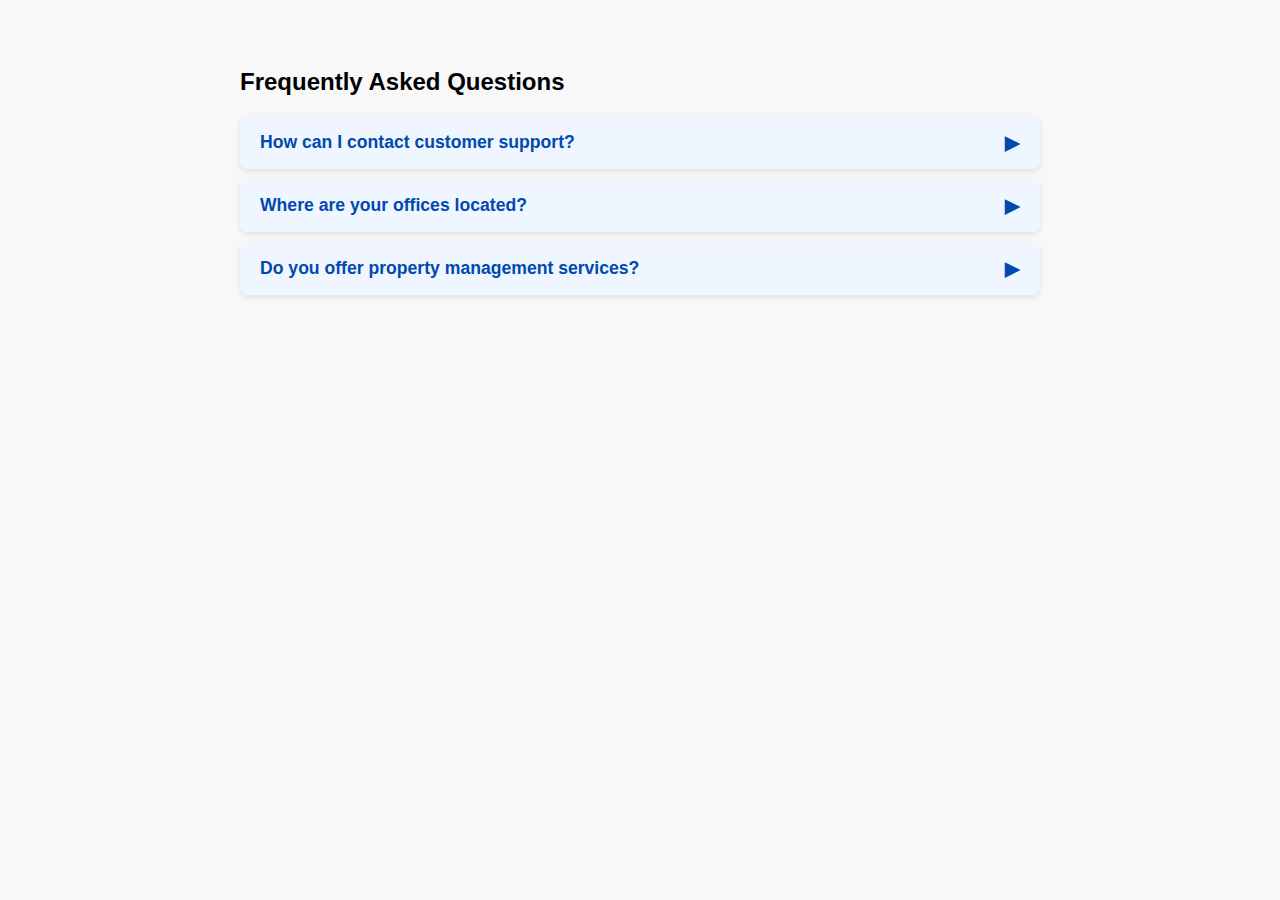
<file: text.html>
<!DOCTYPE html>
<html lang="en">
<head>
  <meta charset="UTF-8">
  <meta name="viewport" content="width=device-width, initial-scale=1.0">
  <title>FAQ Section</title>
  <style>
    body {
      font-family: Arial, sans-serif;
      background: #f8f8f8;
      padding: 40px;
    }

    .faq-container {
      max-width: 800px;
      margin: auto;
    }

    .faq-item {
      background: #fff;
      border-radius: 8px;
      margin-bottom: 10px;
      box-shadow: 0 2px 6px rgba(0,0,0,0.1);
      overflow: hidden;
    }

    .faq-question {
      display: flex;
      justify-content: space-between;
      align-items: center;
      padding: 15px 20px;
      cursor: pointer;
      font-size: 1.1rem;
      font-weight: 600;
      color: #004aad;
      background: #f0f6ff;
      transition: background 0.3s ease;
    }

    .faq-question:hover {
      background: #e0ecff;
    }

    .faq-icon {
      font-size: 1.2rem;
      transition: transform 0.3s ease;
    }

    .faq-answer {
      max-height: 0;
      overflow: hidden;
      padding: 0 20px;
      color: #333;
      font-size: 1rem;
      line-height: 1.6;
      background: #fff;
      transition: max-height 0.4s ease, padding 0.4s ease;
    }

    .faq-item.active .faq-answer {
      max-height: 200px; /* adjust depending on answer size */
      padding: 15px 20px;
    }

    .faq-item.active .faq-icon {
      transform: rotate(90deg); /* rotate arrow to point down */
    }
  </style>
</head>
<body>

  <div class="faq-container">
    <h2>Frequently Asked Questions</h2>

    <div class="faq-item">
      <div class="faq-question">
        <span>How can I contact customer support?</span>
        <span class="faq-icon">▶</span>
      </div>
      <div class="faq-answer">
        You can reach us by email at support@example.com or call us at +254 700 123 456.
      </div>
    </div>

    <div class="faq-item">
      <div class="faq-question">
        <span>Where are your offices located?</span>
        <span class="faq-icon">▶</span>
      </div>
      <div class="faq-answer">
        Our main office is located at 123 Real Estate Avenue, Nairobi, Kenya.
      </div>
    </div>

    <div class="faq-item">
      <div class="faq-question">
        <span>Do you offer property management services?</span>
        <span class="faq-icon">▶</span>
      </div>
      <div class="faq-answer">
        Yes! We offer full property management services including tenant sourcing, rent collection, and maintenance.
      </div>
    </div>

  </div>

  <script>
    const faqItems = document.querySelectorAll(".faq-item");

    faqItems.forEach(item => {
      item.querySelector(".faq-question").addEventListener("click", () => {
        // Close all items first
        faqItems.forEach(el => {
          if (el !== item) {
            el.classList.remove("active");
          }
        });

        // Toggle the clicked one
        item.classList.toggle("active");
      });
    });
  </script>

</body>
</html>
</file>
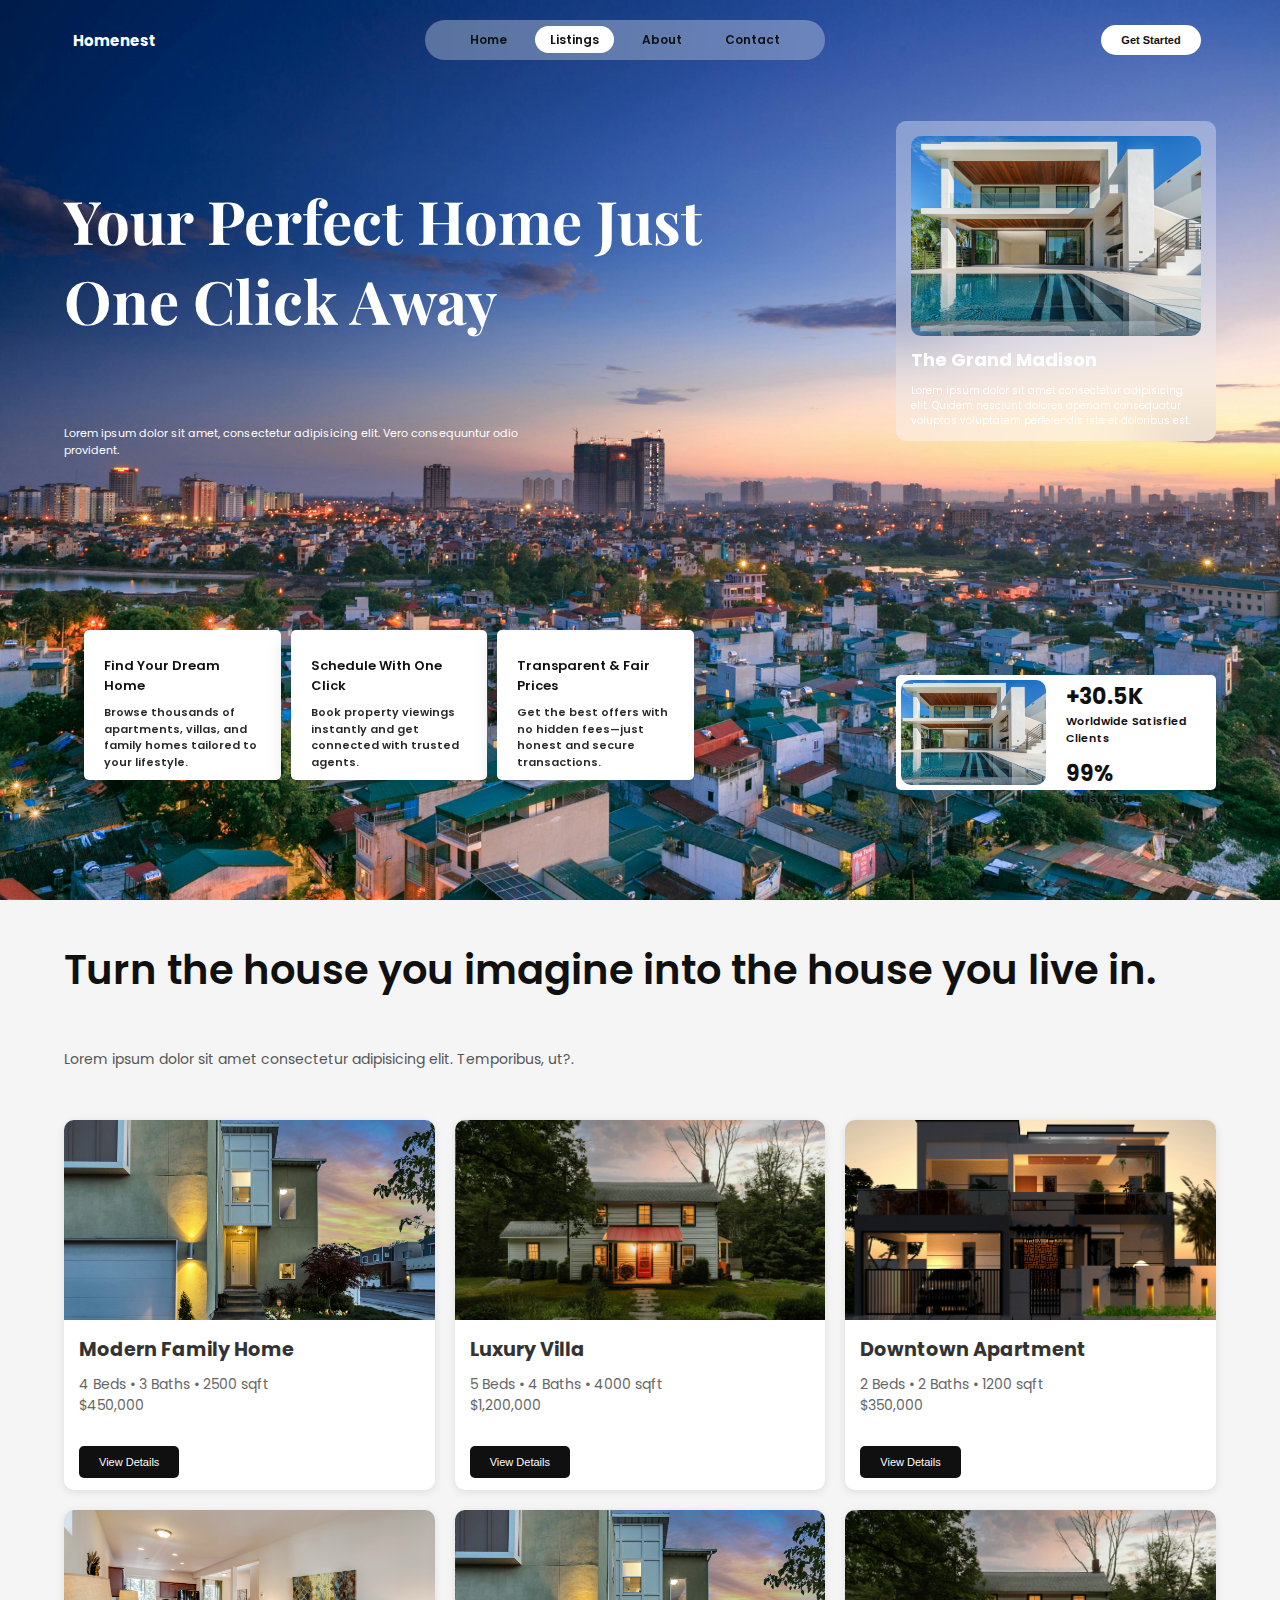
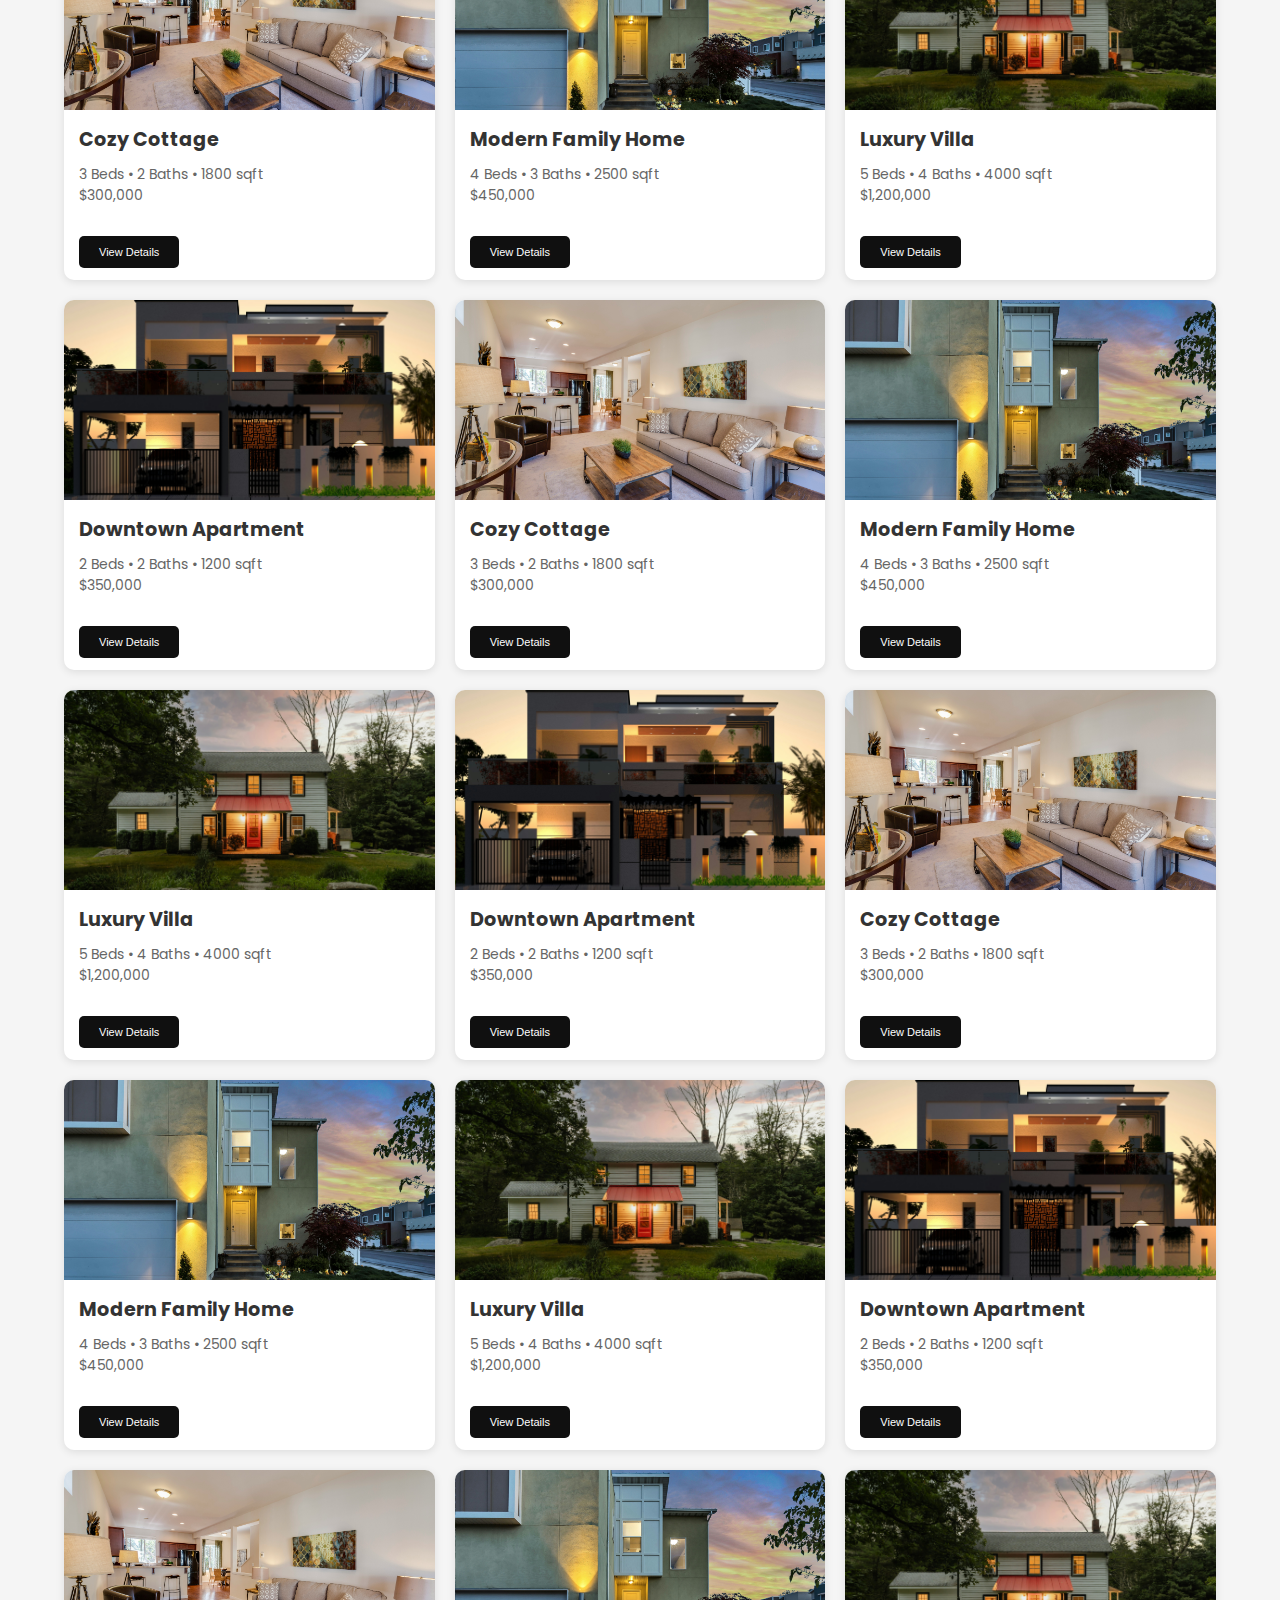
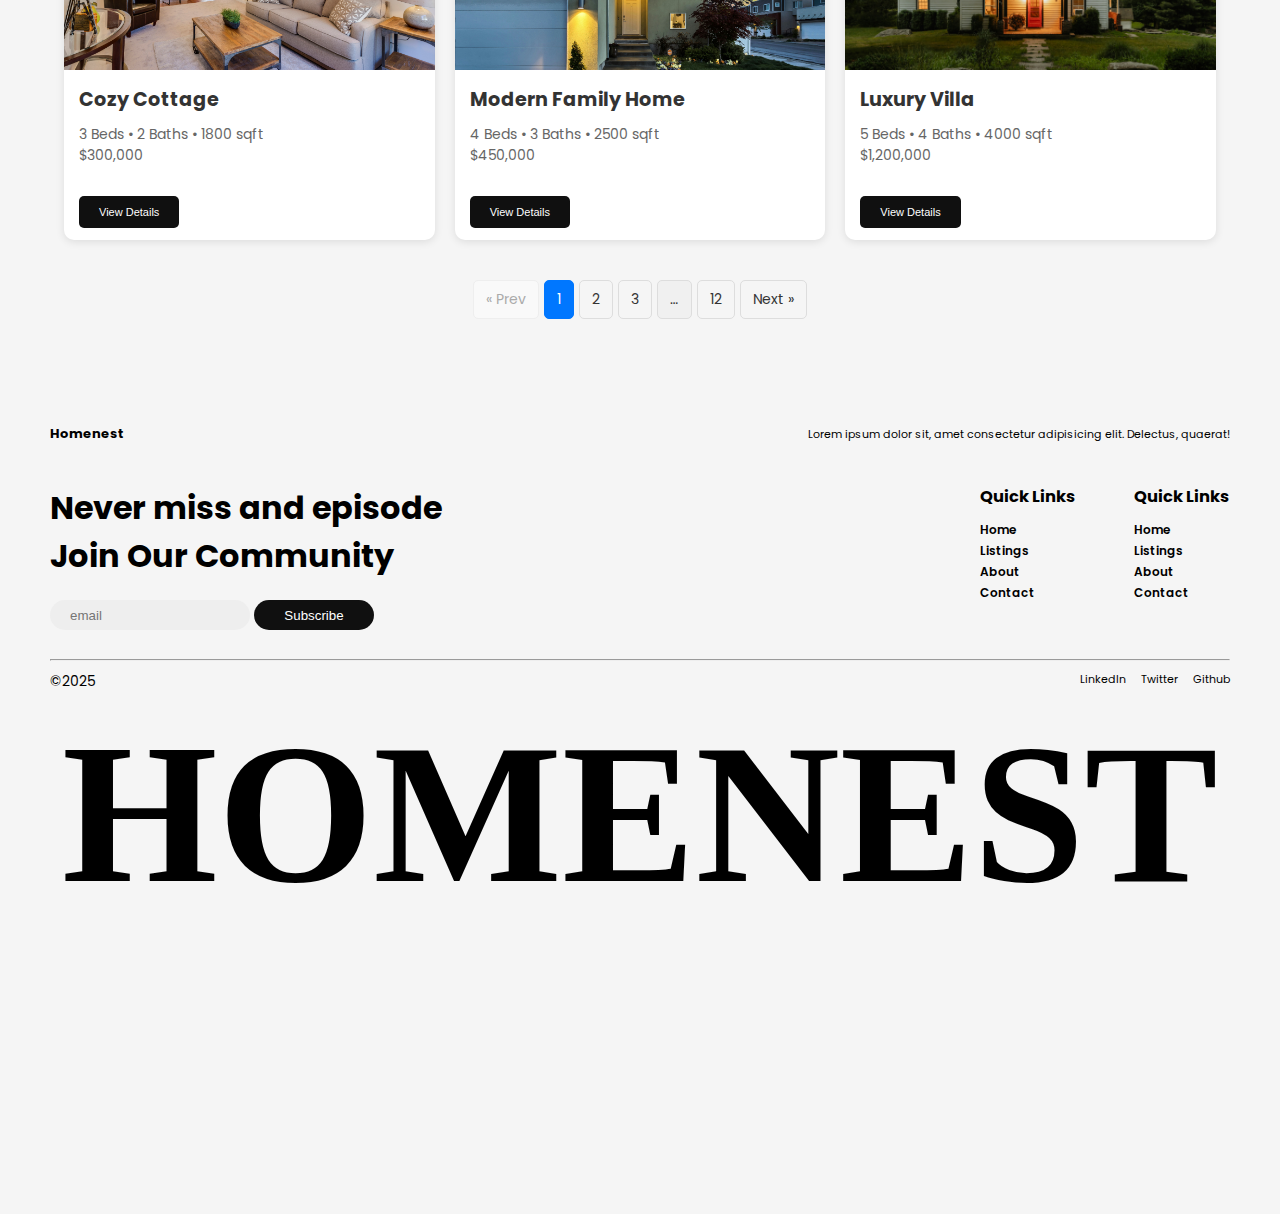
<file: pages/listings.html>
<!DOCTYPE html>
<html lang="en">

<head>
  <meta charset="UTF-8">
  <meta name="viewport" content="width=device-width, initial-scale=1.0">
  <title>Homenest - Listings</title>

  <link rel="stylesheet" href="../style.css">
  <link rel="stylesheet" href="../pagescss/listings.css">
</head>

<body>

  <section class="Navigation-hero-container">

    <div class="nav-hero-content">
      <div class="navigation-container">
        <div class="nav-heading">
          <h2>Homenest</h2>
        </div>
        <div class="nav-links">
          <ul class="nav-ul">
            <li><a href="../index.html">Home</a></li>
            <li><a href="listings.html">Listings</a></li>
            <li><a href="About.html">About</a></li>
            <li><a href="Contact.html">Contact</a></li>
          </ul>
        </div>

        <div class="nav-buttons">
          <a href="GetStarted.html"><button class="get">
              <span>Get Started</span>
            </button></a>
        </div>
      </div>

      <div class="hero-section">
        <div class="hero-section-content">

          <div class="hero-heading">
            <h2>Your Perfect Home Just One Click Away</h2>
          </div>


          <p class="txt-one">Lorem ipsum dolor sit amet, consectetur adipisicing elit. Vero consequuntur odio provident.
          </p>

          <div class="get">
            <div class="features">
              <div class="feature-card">
                <div class="icon">
                  <i class="fas fa-house fa-2x"></i>
                </div>
                <h3>Find Your Dream Home</h3>
                <p>Browse thousands of apartments, villas, and family homes tailored to your lifestyle.</p>
              </div>

              <div class="feature-card">
                <div class="icon">
                  <i class="fas fa-calendar-check fa-2x"></i>
                </div>
                <h3>Schedule With One Click</h3>
                <p>Book property viewings instantly and get connected with trusted agents.</p>
              </div>

              <div class="feature-card">
                <div class="icon">
                  <i class="fas fa-dollar-sign fa-2x"></i>
                </div>
                <h3>Transparent & Fair Prices</h3>
                <p>Get the best offers with no hidden fees—just honest and secure transactions.</p>
              </div>
            </div>
          </div>

          <div class="get1">
            <div class="get1-img">

            </div>
            <div class="get1-txt">
              <h1>+30.5K</h1>
              <p>Worldwide Satisfied Clients</p>

              <h1>99%</h1>
              <p>Satisfaction</p>
            </div>
          </div>


          <div class="hero-image-txt">

            <div class="hero-img">

            </div>
            <div class="hero-txt">
              <h1>The Grand Madison</h1>
              <p>Lorem ipsum dolor sit amet consectetur adipisicing elit. Quidem nesciunt dolores aperiam consequatur
                voluptas voluptatem perferendis iste et doloribus est.</p>
            </div>
          </div>
        </div>

      </div>

    </div>

  </section>

  <!-- Listings start-->

  <section class="first-section">
    <div class="section-container">
      <div class="section-heading">
        <h2>Turn the house you imagine into the house you live in.</h2>
        <p>Lorem ipsum dolor sit amet consectetur adipisicing elit. Temporibus, ut?.</p>
      </div>

      <!-- Cards will be injected here -->
      <div class="cards-container" id="cards-container"></div>

      <!-- Pagination -->
      <div class="pagination" id="pagination"></div>
    </div>
  </section>

  <!-- FOOTER START -->

  <section class="footer-section">
    <footer>
      <div class="footer-top-section">
        <h2>Homenest</h2>
        <p>Lorem ipsum dolor sit, amet consectetur adipisicing elit. Delectus, quaerat!</p>
      </div>
      <div class="footer-middle-section">
        <div class="middle-sec-txt">
          <h2>
            Never miss and episode
          </h2>
          <h2>
            Join Our Community
          </h2>

          <div class="input-email">
            <input type="text" placeholder="email">
            <button>Subscribe</button>
          </div>
        </div>

        <div class="middle-sec-links">
          <div class="Quick-start">
            <h3>Quick Links</h3>
            <ul>
              <li><a href="#">Home</a></li>
              <li><a href="#">Listings</a></li>
              <li><a href="#">About</a></li>
              <li><a href="#">Contact</a></li>
            </ul>
          </div>
          <div class="Second-start">
            <h3>Quick Links</h3>
            <ul>
              <li><a href="#">Home</a></li>
              <li><a href="#">Listings</a></li>
              <li><a href="#">About</a></li>
              <li><a href="#">Contact</a></li>
            </ul>
          </div>
        </div>


      </div>
      <div class="footer-bottom-section">

        <hr style="margin-bottom: 10px;">
        <div class="footer-bottom-cont">
          &copy;2025

          <div class="socials">
            <p>LinkedIn</p>
            <p>Twitter</p>
            <p>Github</p>
          </div>

        </div>
      </div>
      <div class="footer-name">
        HOMENEST
      </div>
    </footer>
  </section>


  <script src="../script.js"></script>
  <script>
    const properties = [
      { title: "Modern Family Home", details: "4 Beds • 3 Baths • 2500 sqft", price: "$450,000", imageClass: "card1" },
      { title: "Luxury Villa", details: "5 Beds • 4 Baths • 4000 sqft", price: "$1,200,000", imageClass: "card2" },
      { title: "Downtown Apartment", details: "2 Beds • 2 Baths • 1200 sqft", price: "$350,000", imageClass: "card3" },
      { title: "Cozy Cottage", details: "3 Beds • 2 Baths • 1800 sqft", price: "$300,000", imageClass: "card4" }
    ];

    // Duplicate to simulate many listings
    let listings = [];
    for (let i = 0; i < 200; i++) {
      listings.push({ ...properties[i % properties.length] });
    }

    const itemsPerPage = 18;

    function renderCards(page) {
      const container = document.getElementById("cards-container");
      container.innerHTML = "";

      const start = (page - 1) * itemsPerPage;
      const end = start + itemsPerPage;
      const pageItems = listings.slice(start, end);

      pageItems.forEach(item => {
        const card = document.createElement("div");
        card.className = "card";
        card.innerHTML = `
        <div class="card-image ${item.imageClass}"></div>
        <div class="card-content">
          <h3>${item.title}</h3>
          <p>${item.details}</p>
          <p>${item.price}</p>
          <a href="#"><button class="btn">View Details</button></a>
        </div>
      `;
        container.appendChild(card);
      });

      renderPagination(page);
      updateUrl(page);
    }

    function renderPagination(currentPage) {
      const totalPages = Math.ceil(listings.length / itemsPerPage);
      const container = document.getElementById("pagination");
      container.innerHTML = "";

      function createPageLink(page, text = page, disabled = false) {
        const link = document.createElement("a");
        link.textContent = text;
        if (page === currentPage) link.classList.add("active");
        if (disabled) {
          link.classList.add("disabled");
        } else {
          link.onclick = () => renderCards(page);
        }
        return link;
      }

      function createEllipsis() {
        const span = document.createElement("span");
        span.textContent = "…";
        return span;
      }

      // Prev button
      container.appendChild(
        createPageLink(currentPage - 1, "« Prev", currentPage === 1)
      );

      // Always show first page
      container.appendChild(createPageLink(1));

      if (currentPage <= 3) {
        for (let i = 2; i <= Math.min(3, totalPages - 1); i++) {
          container.appendChild(createPageLink(i));
        }
        if (totalPages > 4) container.appendChild(createEllipsis());
      } else if (currentPage > 3 && currentPage < totalPages - 2) {
        container.appendChild(createEllipsis());
        for (let i = currentPage - 1; i <= currentPage + 1; i++) {
          container.appendChild(createPageLink(i));
        }
        container.appendChild(createEllipsis());
      } else {
        container.appendChild(createEllipsis());
        for (let i = totalPages - 2; i < totalPages; i++) {
          if (i > 1) container.appendChild(createPageLink(i));
        }
      }

      // Always show last page
      if (totalPages > 1) container.appendChild(createPageLink(totalPages));

      // Next button
      container.appendChild(
        createPageLink(currentPage + 1, "Next »", currentPage === totalPages)
      );
    }

    function updateUrl(page) {
      const url = new URL(window.location);
      url.searchParams.set("page", page);
      history.pushState({ page }, "", url);
    }

    function getPageFromUrl() {
      const params = new URLSearchParams(window.location.search);
      return parseInt(params.get("page")) || 1;
    }

    window.addEventListener("popstate", (event) => {
      const page = event.state?.page || getPageFromUrl();
      renderCards(page);
    });

    // Initial load
    renderCards(getPageFromUrl());
  </script>
</body>

</html>
</file>
<file: style.css>
/* Montserrat */
@import url('https://fonts.googleapis.com/css2?family=Montserrat:wght@400;500;600;700&display=swap');

/* Open Sans */
@import url('https://fonts.googleapis.com/css2?family=Open+Sans:wght@400;500;600;700&display=swap');

/* Playfair Display */
@import url('https://fonts.googleapis.com/css2?family=Playfair+Display:wght@400;500;600;700&display=swap');

/* Lato */
@import url('https://fonts.googleapis.com/css2?family=Lato:wght@400;500;600;700&display=swap');

/* Poppins */
@import url('https://fonts.googleapis.com/css2?family=Poppins:wght@400;500;600;700&display=swap');

/* Roboto */
@import url('https://fonts.googleapis.com/css2?family=Roboto:wght@400;500;600;700&display=swap');

/* Merriweather */
@import url('https://fonts.googleapis.com/css2?family=Merriweather:wght@400;500;700&display=swap');

/* Nunito Sans */
@import url('https://fonts.googleapis.com/css2?family=Nunito+Sans:wght@400;500;600;700&display=swap');

/* Cormorant Garamond */
@import url('https://fonts.googleapis.com/css2?family=Cormorant+Garamond:wght@400;500;600;700&display=swap');

/* Raleway */
@import url('https://fonts.googleapis.com/css2?family=Raleway:wght@400;500;600;700&display=swap');



* {
  margin: 0;
  padding: 0;
  box-sizing: border-box;
}

body {
  font-family: 'Lato', sans-serif;
  font-size: 14px;
}

/* Navigation Start */

.Navigation-hero-container {
  padding: 0;
  margin: 0;
  width: 100%;
  height: 100vh;
}

.nav-hero-content {
  width: 100%;
  height: 100%;
  background: url(./realestatebackgrounds/pexels-quang-nguyen-vinh-222549-2132902.jpg);
  background-position: center;
  background-repeat: no-repeat;
  background-size: cover;
}

.navigation-container {
  width: 90%;
  margin: 0 auto;
  height: 80px;
  display: flex;
  justify-content: space-between;
  align-items: center;

  .nav-heading {
    width: 100px;
    height: 40px;
    font-size: 10px;
    display: flex;
    justify-content: center;
    align-items: center;
    color: #fff;
  }

  .nav-links {
    width: 400px;
    height: 40px;
    background: rgba(255, 255, 255, 0.3);
    backdrop-filter: blur(30px);
    -webkit-backdrop-filter: blur(30px);
    padding: 0 30px;
    border-radius: 30px;

    .nav-ul {
      width: 100%;
      height: 100%;
      display: flex;
      align-items: center;
      justify-content: space-between;
      font-size: 12px;
      font-weight: 600;
    }

    ul {
      list-style-type: none;
    }

    a {
      text-decoration: none;
      color: #101010;
      padding: 5px 15px;
    }


  }

  .active {
    color: #101010;
    background: #fff;
    border-radius: 30px;
    transition: all 0.3s ease;
  }

  .nav-buttons {
    width: 130px;

    height: 50px;
    display: flex;
    justify-content: center;
    align-items: center;

    .get {
      width: 100px;
      height: 30px;
      padding: 5px 12px;
      align-items: center;
      gap: 10px;
      font-size: 11px;
      font-weight: 600;
      color: #101010;
      background: #fff;
      border: none;
      border-radius: 40px;
      cursor: pointer;
      overflow: hidden;
      transition: color 0.3s ease;
    }

    .icon {
      width: 20px;
      height: 20px;
      border-radius: 50%;
      background: #fff;
      color: #101010;
      display: flex;
      align-items: center;
      justify-content: center;
    }
  }


}

.hero-section {
  width: 100%;
  height: calc(100vh - 80px);
  display: flex;
  justify-content: center;
  align-items: center;

  .hero-section-content {
    width: 90%;
    height: 90%;

    h2 {
      font-size: 60px;
      font-family: 'playfair display', serif;
      font-weight: bolder;
      width: 19ch;
      color: white;
      position: absolute;
      top: 20%;
    }

    .txt-one {
      font-size: 12px;
      color: white;
      margin: 20px 0;
      position: absolute;
      top: 45%;
      font-size: 11px;
      width: 60ch;
      line-height: 1.5;
    }

  }


  .get {
    width: 650px;
    height: 150px;
    border-radius: 5px;
    /* background: #ffffff; */
    border: 1px solid #fff;
    color: #101010;
    padding: 0 20px;
    font-weight: 600;
    position: absolute;
    top: 70%;
    border: none;
    font-size: 11px;
    cursor: pointer;

    .features {
      width: 100%;
      height: 100%;
      display: flex;
      justify-content: space-between;
      gap: 10px;
      align-items: center;
    }

    .feature-card {
      background: rgb(255, 255, 255);
      /* glass effect */
      backdrop-filter: blur(12px);
      -webkit-backdrop-filter: blur(12px);
      border-radius: 5px;
      width: 240px;
      height: 150px;
      display: flex;
      flex-direction: column;
      justify-content: center;
      align-items: center;
      padding: 0 20px;
      color: #101010;
      box-shadow: 0 8px 24px rgba(0, 0, 0, 0.2);
      transition: transform 0.3s ease, box-shadow 0.3s ease;
    }

    .feature-card:hover {
      transform: translateY(-8px);
      box-shadow: 0 12px 32px rgba(0, 0, 0, 0.3);
    }

    .feature-card .icon {
      font-size: 11px;
      display: block;
      margin-bottom: 1rem;
    }

    .icon i {
      font-size: 11px;
    }

    .feature-card h3 {
      font-size: 13px;
      margin-bottom: 0.5rem;
      font-weight: 600;
      color: #101010;
    }

    .feature-card p {
      font-size: 11px;
      line-height: 1.5;
      opacity: 0.9;
    }
  }

  .hero-image-txt {
    width: 320px;
    height: 320px;
    background: rgba(255, 255, 255, 0.3);
    backdrop-filter: blur(30px);
    -webkit-backdrop-filter: blur(30px);
    position: absolute;
    left: 70%;
    border-radius: 10px;
    padding: 15px;
  }

  .hero-img {
    width: 100%;
    height: 200px;
    background: url(./realestate/avi-werde-hHz4yrvxwlA-unsplash.jpg);
    background-repeat: no-repeat;
    background-position: center;
    background-size: cover;
    border-radius: 10px;
  }

  .hero-txt {
    margin-top: 10px;
    color: white;
    width: 100%;
    height: 120px;

    h1 {
      font-size: 18px;
      margin-bottom: 10px;
    }

    p {
      font-size: 10px;
      line-height: 1.5;
    }

  }
}

.get1 {
  width: 320px;
  height: 115px;
  border-radius: 5px;
  background: #ffffff;
  display: flex;
  gap: 20px;
  border: 1px solid #fff;
  color: #101010;
  font-weight: 600;
  position: absolute;
  top: 75%;
  left: 70%;
  border: none;
  font-size: 11px;
  padding: 5px;

  .get1-img {
    width: 150px;
    height: 105px;
    background: url(./realestate/avi-werde-hHz4yrvxwlA-unsplash.jpg);
    background-repeat: no-repeat;
    background-position: center;
    background-size: cover;
    border-radius: 10px;
  }

  .get1-txt {
    width: calc(320px - 170px);
    height: 115px;

    h2 {
      font-size: 12px;
      color: #101010;
      margin-bottom: 10px;
    }

    p{
      margin-bottom: 10px;
    }
  }
}

/* Navigation End */

/* Hero Section End */

/* Hero Section Start */

/* listing section Start */
.listings-section {
  width: 100%;
  padding: 50px 0;
  background: #f5f5f5;

  .listings-section-content {
    width: 90%;
    margin: 0 auto;

    .listings-heading {
      text-align: center;
      margin-bottom: 30px;

      h2 {
        font-size: 24px;
        color: #101010;
      }

      p {
        font-size: 12px;
        color: #555;
        margin-top: 10px;
      }
    }

    .listings-cards {
      width: 100%;
      display: grid;
      grid-template-columns: repeat(3, 1fr);
      gap: 20px;

      .card {
        background: #fff;
        border-radius: 10px;
        overflow: hidden;
        box-shadow: 0 2px 8px rgba(0, 0, 0, 0.1);
        transition: transform 0.3s ease;

        &:hover {
          transform: translateY(-10px);
        }

        .card-image {
          width: 100%;
          height: 200px;

        }

        .card1 {
          background: url(./realestate/webaliser-_TPTXZd9mOo-unsplash.jpg);
          background-repeat: no-repeat;
          background-size: cover;
          background-position: center;
        }

        .card2 {
          background: url(./realestate/frames-for-your-heart-mR1CIDduGLc-unsplash.jpg);
          background-repeat: no-repeat;
          background-size: cover;
          background-position: center;
        }

        .card3 {
          background: url(./realestate/john-fornander-Id7u0EkTjBE-unsplash.jpg);
          background-repeat: no-repeat;
          background-size: cover;
          background-position: center;
        }

        .card-txt {
          padding: 15px;

          h3 {
            font-size: 18px;
            color: #101010;
            margin-bottom: 10px;
          }

          p {
            font-size: 12px;
            color: #555;
            line-height: 1.5;
          }
        }
      }
    }
  }
}

/* listing section End */

/* Services section start */
.service-section {
  width: 100%;
  padding: 50px 30px;

  .services-section-content {
    width: 90%;
    margin: 0 auto;

    .services-heading {
      text-align: center;
      margin-bottom: 30px;

      h2 {
        font-size: 24px;
        color: #101010;
      }

      p {
        font-size: 12px;
        color: #555;
        margin-top: 10px;
      }
    }

    .services-cards {
      width: 100%;
      display: grid;
      grid-template-columns: repeat(3, 1fr);
      gap: 20px;

      .service-card {
        background: hsl(0, 0%, 100%);
        height: 390px;
        border-radius: 10px;
        text-align: center;
        box-shadow: 0 2px 8px rgba(0, 0, 0, 0.1);
        transition: transform 0.3s ease;

        &:hover {
          transform: translateY(-10px);
        }

        .service-img {
          height: 250px;
          width: 100%;
          margin-bottom: 20px;
        }

        .img1 {
          background: url(./realestateservices/pexels-mart-production-7415028.jpg);
          background-repeat: no-repeat;
          background-size: cover;
          background-position: center;
          border-top-right-radius: 10px;
          border-top-left-radius: 10px;
        }

        .img2 {
          background: url(./realestateservices/jakub-zerdzicki-Vg96IZTFubo-unsplash.jpg);
          background-repeat: no-repeat;
          background-size: cover;
          background-position: center;
          border-top-right-radius: 10px;
          border-top-left-radius: 10px;
        }

        .img3 {
          background: url(./realestateservices/pexels-rdne-8292890.jpg);
          background-repeat: no-repeat;
          background-size: cover;
          background-position: center;
          border-top-right-radius: 10px;
          border-top-left-radius: 10px;
        }

        h3 {
          font-size: 18px;
          color: #101010;
          margin-bottom: 15px;
        }

        p {
          font-size: 12px;
          color: #555;
          line-height: 1.5;
        }
      }
    }
  }
}

/* Services section End */

/* Second Property Listing */
.second-property-listing {
  width: 100%;
  height: 150vh;
  padding: 50px 0;
  background: #f5f5f5;

  .Second-property-listing-container {
    width: 90%;
    margin: 0 auto;

    .second-property-listing-heading {
      text-align: center;
      margin-bottom: 30px;

      h2 {
        font-size: 24px;
        color: #101010;
      }

      p {
        font-size: 12px;
        color: #555;
        margin-top: 10px;
      }
    }

    .second-property-listing-content {
      width: 100%;
      display: grid;
      grid-template-columns: repeat(3, 1fr);
      gap: 20px;
      margin-top: 20px;

      .second-listing-card {
        background: #fff;
        border-radius: 10px;
        overflow: hidden;
        box-shadow: 0 2px 8px rgba(0, 0, 0, 0.1);
        transition: transform 0.3s ease;

        &:hover {
          transform: translateY(-10px);
        }

        .second-listing-image {
          width: 100%;
          height: 200px;
        }

        .listing1 {
          background: url(./realestate/john-fornander-Id7u0EkTjBE-unsplash.jpg);
          background-repeat: no-repeat;
          background-size: cover;
          background-position: center;
        }

        .second-listing-txt {
          padding: 15px;

          h3 {
            font-size: 18px;
            color: #101010;
            margin-bottom: 10px;
          }

          p {
            font-size: 12px;
            color: #555;
            line-height: 1.5;
          }
        }
      }
    }
  }
}

/* Second Property Listing End */

/* Testimonial Section */

.testimonial-section {
  width: 100%;
  height: 80vh;
  padding: 50px 0;
  background: #fff;

  .testimonial-section-content {
    width: 90%;
    margin: 0 auto;

    .testimonial-heading {
      text-align: center;
      margin-bottom: 30px;

      h2 {
        font-size: 24px;
        color: #101010;
      }

      p {
        font-size: 12px;
        color: #555;
        margin-top: 10px;
      }
    }

    .testimonial-content {
      width: 100%;
      display: flex;
      justify-content: space-between;
      align-items: center;
    }

    .testimonial-prev-button,
    .testimonial-next-button {
      width: 30px;
      height: 30px;
      border-radius: 50%;
      background: #ffffff;
      display: flex;
      justify-content: center;
      align-items: center;
      box-shadow: 0 2px 8px rgba(0, 0, 0, 0.1);
      font-size: 20px;
      color: #101010;
      cursor: pointer;
      margin: 0 20px;
      user-select: none;

      button {
        width: 100%;
        height: 100%;
        border: none;
        background: none;
        cursor: pointer;
        font-size: 16px;
        color: #101010;
        user-select: none;

      }
    }

    .testimonial-card {
      width: 900px;
      display: flex;
      align-items: center;
      border-radius: 10px;
      gap: 20px;
      padding: 20px;


      .testimonial-image {
        width: 400px;
        height: 250px;
        border-radius: 10px;
        background: url(./testimonials/pexels-marina-endzhirgli-725723515-31510092.jpg);
        background-repeat: no-repeat;
        background-size: cover;
        background-position: center;
        margin-bottom: 15px;
      }

      .testimonial-txt {
        display: flex;
        flex-direction: column;
        justify-content: center;
        /* align-items: center; */
        box-shadow: 0 2px 8px rgba(0, 0, 0, 0.1);
        background: #fff;
        border-radius: 10px;
        height: 200px;
        width: 700px;
        padding: 0 20px;
        transition: transform 0.3s ease;


        &:hover {
          transform: translateY(-10px);
        }
      }


      h3 {
        font-size: 16px;
        color: #101010;
        margin-bottom: 10px;
      }

      p {
        font-size: 13px;
        font-style: italic;
        color: #555;
        margin-bottom: 20px;
        line-height: 1.5;
      }
    }
  }
}

/* CTA section start */

.cta-section {
  position: relative;
  width: 100%;
  height: 60vh;
  background: url(./realestate/webaliser-_TPTXZd9mOo-unsplash.jpg);
  background-repeat: no-repeat;
  background-size: cover;
  background-position: center;

  .cta-section-content {
    position: relative;
    width: 90%;
    height: 100%;
    margin: 0 auto;
    display: flex;
    flex-direction: column;
    gap: 20px;
    justify-content: center;
    align-items: center;
    text-align: center;
    color: #f5f5f5;
    z-index: 1;
  }

  h2 {
    font-size: 32px;
    margin-bottom: 15px;
  }

  button {
    border: none;
    background: #ffffff;
    border-radius: 30px;
    padding: 8px 30px;
    font-size: 12px;
    font-weight: 600;
  }

}

.cta-section::before {
  content: "";
  position: absolute;
  top: 0;
  left: 0;
  width: 100%;
  height: 100%;
  background: rgba(0, 0, 0, 0.5);
}

.footer-section {
  width: 100%;
  height: 95vh;
  padding: 50px 50px;

  footer {
    width: 100%;
    height: 100%;
  }

  .footer-top-section {
    width: 100%;
    height: 50px;
    display: flex;
    justify-content: space-between;
    align-items: center;

    h2 {
      font-size: 13px;
    }

    p {
      font-size: 11px;
    }
  }

  .footer-middle-section {
    width: 100%;
    height: 200px;
    display: flex;
    justify-content: space-between;
    align-items: center;
  }

  .middle-sec-txt {
    width: 400px;
    height: 150px;

    h2 {
      font-size: 32px;
    }
  }

  .input-email {
    width: 400px;
    height: 40px;
    margin-top: 20px;

    input {
      width: 200px;
      height: 30px;
      border: none;
      outline: none;
      padding: 0 20px;
      border-radius: 30px;
      background: #eee;
    }

    button {
      width: 120px;
      height: 30px;
      border: none;
      border-radius: 30px;
      background: #101010;
      color: #fff;
    }
  }

  .middle-sec-links {
    width: 250px;
    height: 150px;
    display: flex;
    justify-content: space-between;

    h3 {
      margin-bottom: 10px;
    }

    ul {
      list-style-type: none;
      line-height: 1.5;
    }

    a {
      color: black;
      text-decoration: none;
      font-weight: 600;
      font-size: 12px;
    }
  }

  .footer-bottom-section {
    width: 100%;
    height: 40px;

    .footer-bottom-cont {
      width: 100%;
      height: 30px;
      display: flex;
      justify-content: space-between;

      .socials {
        width: 150px;
        height: 100%;
        display: flex;
        justify-content: space-between;
        font-size: 11px;
      }
    }


  }

  .footer-name {
    font-family: 'Nunito Sans ', serif;
    font-size: 200px;
    font-weight: bolder;
    text-align: center;
  }
}
</file>
<file: pagescss/listings.css>
* {
  margin: 0;
  padding: 0;
  box-sizing: border-box;
}

body {
  font-family: 'Poppins', sans-serif;
  background: #f5f5f5;
}

.first-section {
  width: 100%;
  position: relative;
  display: flex;
  align-items: center;
  padding: 40px 0;
}

.section-container {
  width: 90%;
  margin: 0 auto;
}

.section-heading {
  width: 100%;
  height: 130px;
  color: #101010;
  z-index: 2;
  display: flex;
  justify-content: space-between;
  align-items: flex-start;
  flex-direction: column;
}

.section-heading h2 {
  font-size: 2.5rem;
  font-weight: 600;
}

.section-heading p {
  font-size: 14px;
  color: #555;
  margin-top: 20px;
}

.cards-container {
  width: 100%;
  display: grid;
  grid-template-columns: repeat(auto-fit, minmax(300px, 1fr));
  gap: 20px;
  padding-top: 50px;
  padding-bottom: 20px;
}

.card {
  min-width: 300px;
  height: 370px;
  background: #fff;
  border-radius: 10px;
  box-shadow: 0 2px 8px rgba(0, 0, 0, 0.1);
  overflow: hidden;
  cursor: pointer;
  transition: all 0.3s ease;
}

.card:hover {
  transform: translateY(-10px);
  box-shadow: 0 4px 12px rgba(0, 0, 0, 0.2);
}

.card-image {
  width: 100%;
  height: 200px;
  background-size: cover;
  background-position: center;
}

.card1 {
  background-image: url('../realestate/brian-babb-XbwHrt87mQ0-unsplash.jpg');
}

.card2 {
  background-image: url('../realestate/clay-banks-yqozBsi5ioc-unsplash.jpg');
}

.card3 {
  background-image: url('../realestate/elite-prop-hmlP-v0vJ5o-unsplash.jpg');
}

.card4 {
  background-image: url('../realestate/francesca-tosolini-6japTIjUQoI-unsplash.jpg');
}

.card-content {
  padding: 15px;
}

.card-content h3 {
  font-size: 1.2rem;
  margin-bottom: 10px;
  color: #333;
}

.card-content p {
  font-size: 14px;
  color: #666;
  line-height: 1.5;
}

.btn {
  background: #101010;
  border-radius: 5px;
  border: none;
  color: #fff;
  padding: 10px 20px;
  font-size: 11px;
  margin-top: 30px;
  cursor: pointer;
  transition: background 0.3s ease;
}

.btn:hover {
  background: rgba(0, 0, 0, 0.7);
}

/* Pagination */
.pagination {
  display: flex;
  justify-content: center;
  gap: 5px;
  flex-wrap: wrap;
  margin-top: 20px;
}

.pagination a,
.pagination span {
  padding: 8px 12px;
  border: 1px solid #ddd;
  border-radius: 5px;
  text-decoration: none;
  color: #333;
  cursor: pointer;
  transition: background 0.3s;
}

.pagination a:hover {
  background: #0077ff;
  color: #fff;
}

.pagination a.active {
  background: #0077ff;
  color: #fff;
  border: 1px solid #0077ff;
}

.pagination span {
  cursor: default;
  background: #f0f0f0;
}

/* Disabled buttons */
.pagination a.disabled {
  color: #aaa;
  border-color: #eee;
  cursor: not-allowed;
  background: #f9f9f9;
}

/* .first-section::before{
  content: '';
  position: absolute;
  top: 0;
  left: 0;
  width: 100%;
  height: 100%;
  background: rgba(0,0,0,0.6);
} */
</file>
